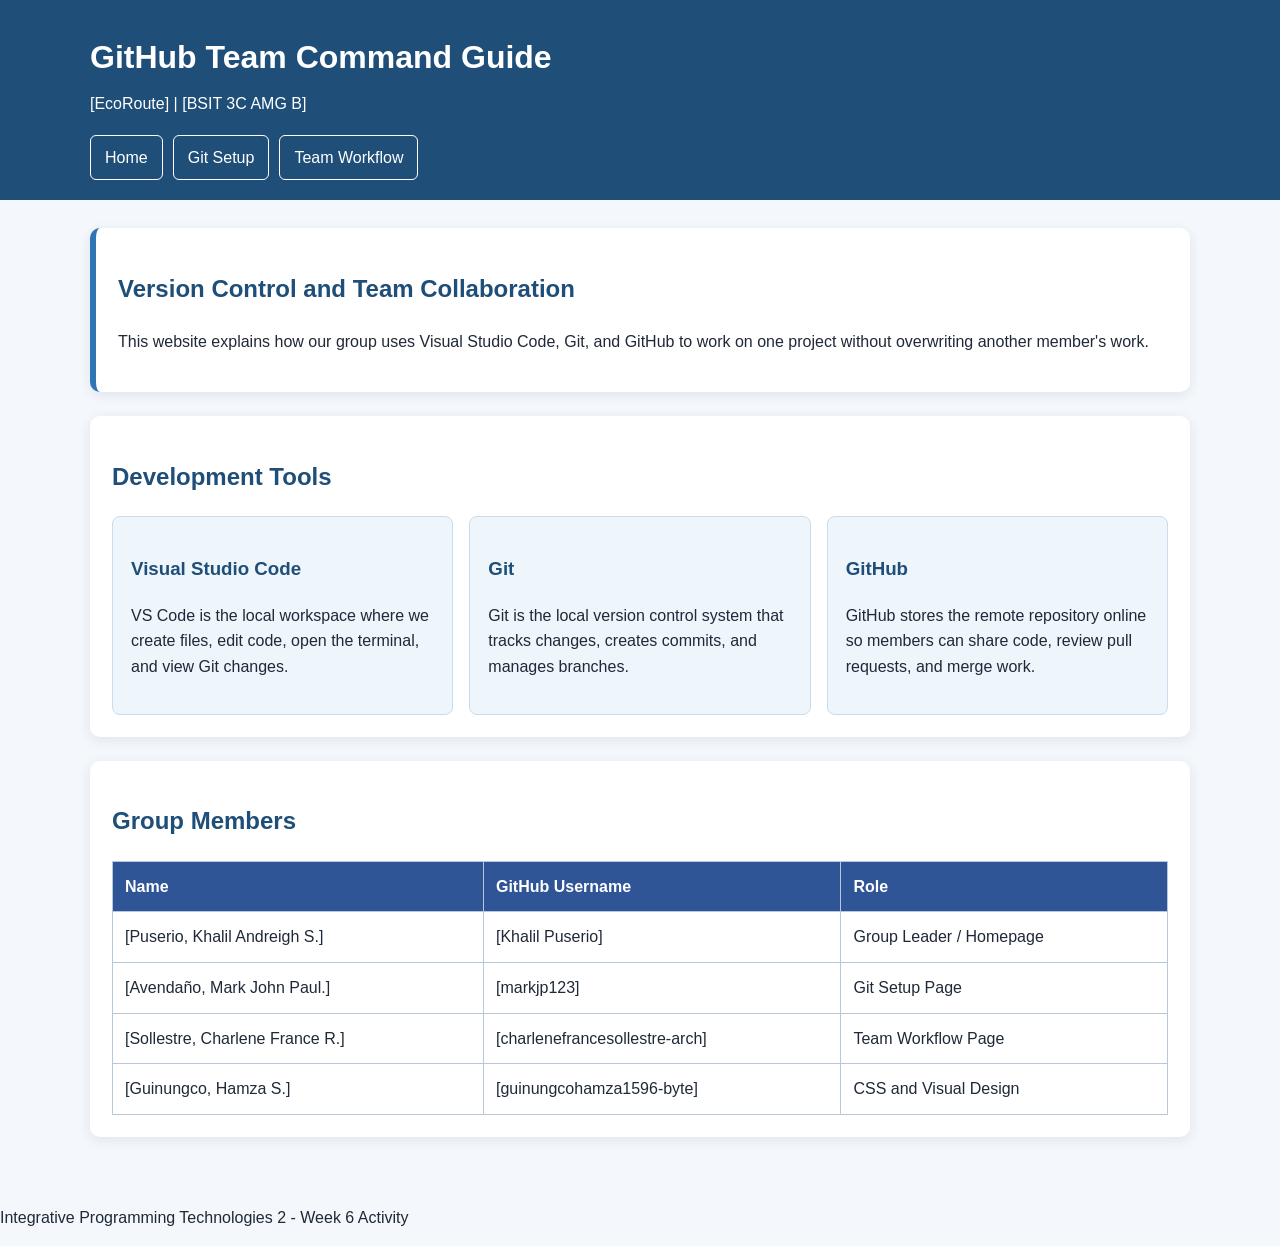
<file: index.html>
<!DOCTYPE html>
<html lang="en">
<head>
    <meta charset="UTF-8">
    <meta name="viewport" content="width=device-width, initial-scale=1.0">
    <title>GitHub Team Command Guide</title>
    <link rel="stylesheet" href="css/style.css">
</head>
<body>
    <header>
        <div class="container">
            <h1>GitHub Team Command Guide</h1>
            <p>[EcoRoute] | [BSIT 3C AMG B]</p>
            <nav>
                <a href="index.html">Home</a>
                <a href="setup.html">Git Setup</a>
                <a href="workflow.html">Team Workflow</a>
            </nav>
        </div>
    </header>
    <main class="container">
        <section class="hero">
            <h2>Version Control and Team Collaboration</h2>
            <p>This website explains how our group uses Visual Studio Code,
               Git, and GitHub to work on one project without overwriting
               another member's work.</p>
        </section>
        <section>
            <h2>Development Tools</h2>
            <div class="card-grid">
                <article class="card">
                    <h3>Visual Studio Code</h3>
                    <p>VS Code is the local workspace where we create files,
                       edit code, open the terminal, and view Git changes.</p>
                </article>
                <article class="card">
                    <h3>Git</h3>
                    <p>Git is the local version control system that tracks
                       changes, creates commits, and manages branches.</p>
                </article>
                <article class="card">
                    <h3>GitHub</h3>
                    <p>GitHub stores the remote repository online so members
                       can share code, review pull requests, and merge work.</p>
                </article>
            </div>
        </section>
        <section>
            <h2>Group Members</h2>
            <div class="table-wrap">
                <table>
                    <thead>
                        <tr><th>Name</th><th>GitHub Username</th><th>Role</th></tr>
                    </thead>
                    <tbody>
                        <tr><td>[Puserio, Khalil Andreigh S.]</td><td>[Khalil Puserio]</td><td>Group Leader / Homepage</td></tr>
                        <tr><td>[Avendaño, Mark John Paul.]</td><td>[markjp123]</td><td>Git Setup Page</td></tr>
                        <tr><td>[Sollestre, Charlene France R.]</td><td>[charlenefrancesollestre-arch]</td><td>Team Workflow Page</td></tr>
                        <tr><td>[Guinungco, Hamza S.]</td><td>[guinungcohamza1596-byte]</td><td>CSS and Visual Design</td></tr>
                    </tbody>
                </table>
            </div>
        </section>
    </main>
    <footer><p>Integrative Programming Technologies 2 - Week 6 Activity</p></footer>
</body></html>
</file>
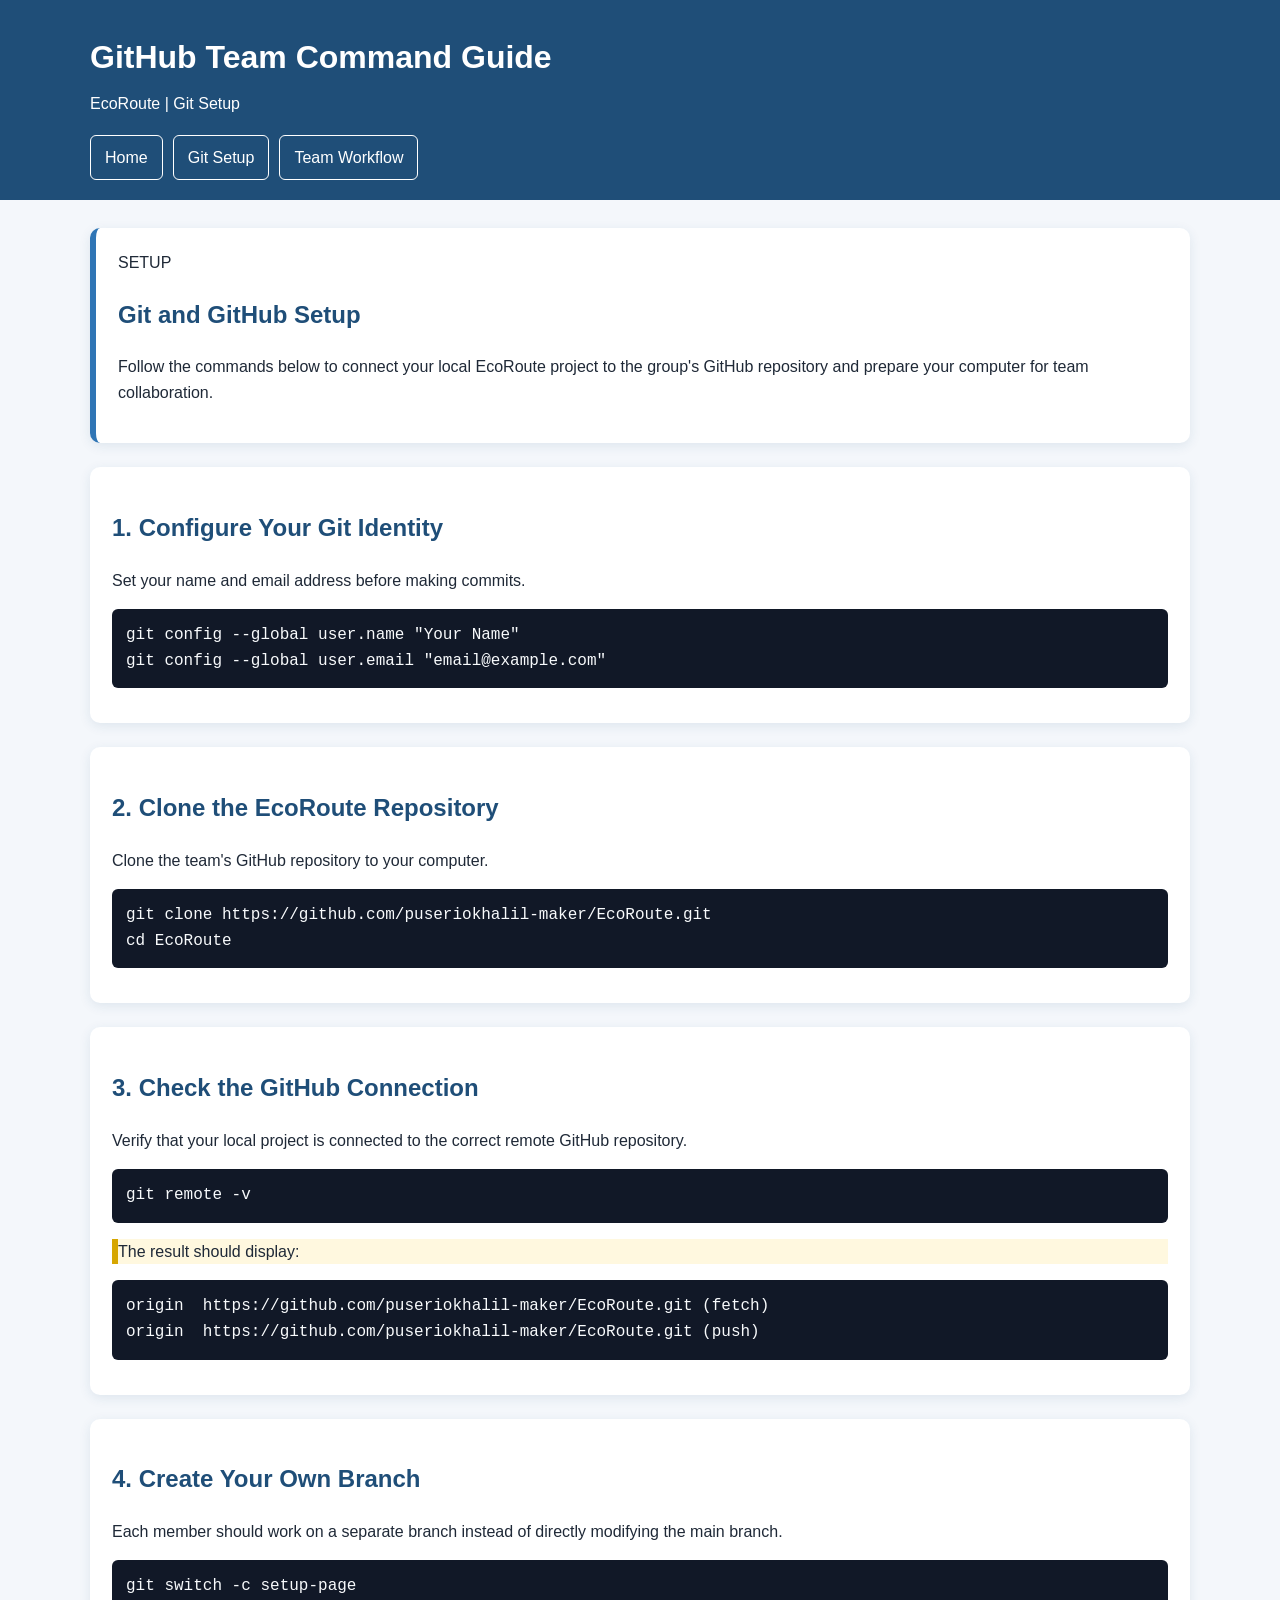
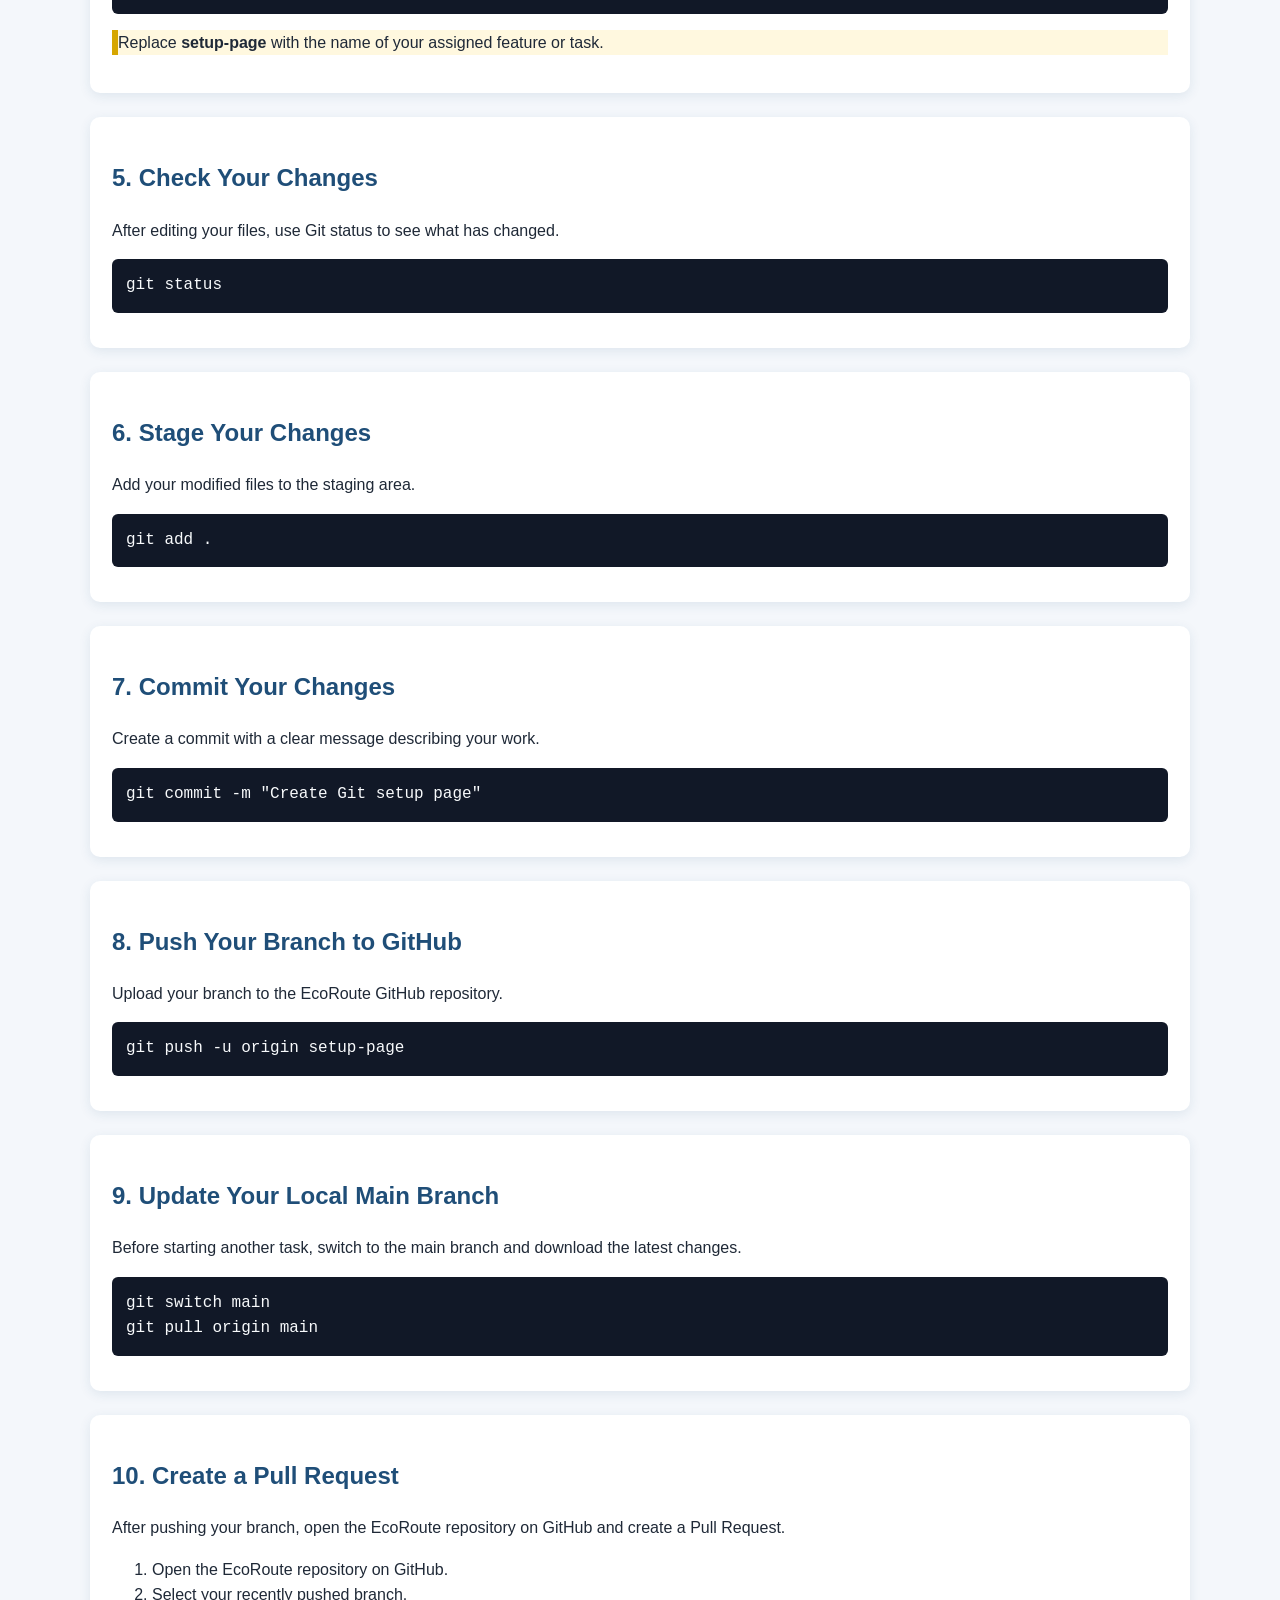
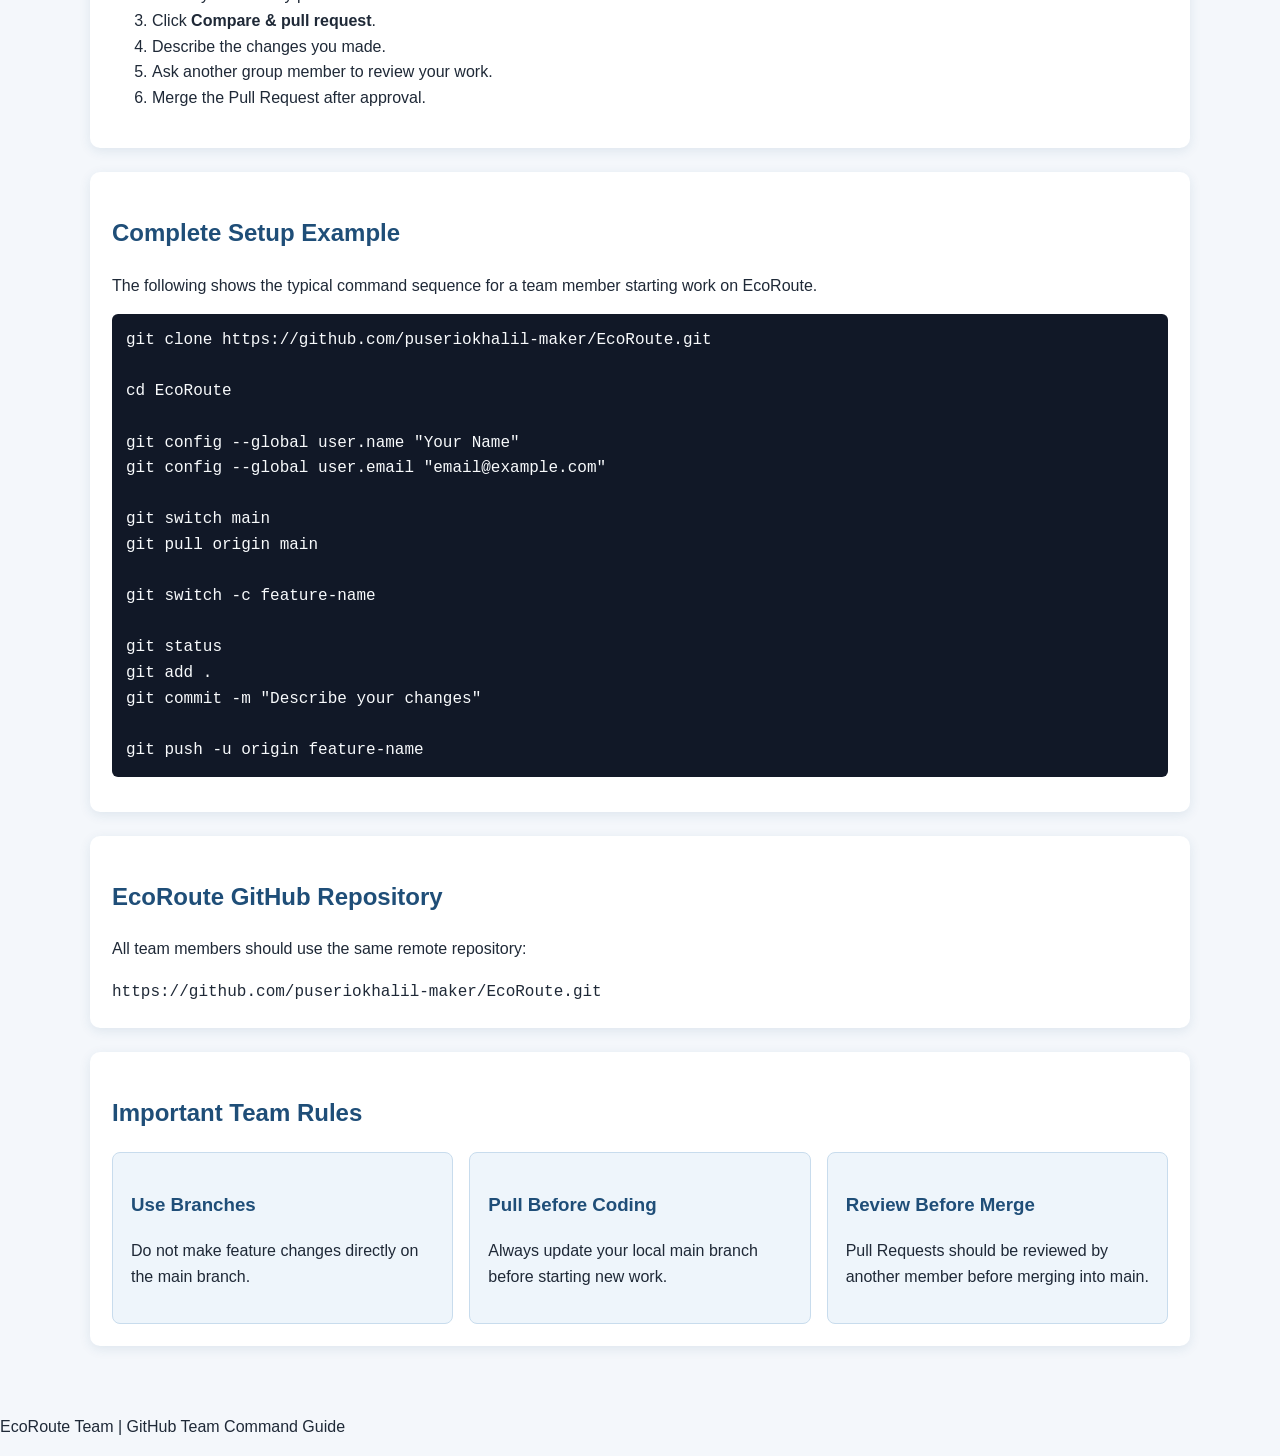
<file: setup.html>
<!DOCTYPE html>
<html lang="en">
<head>
    <meta charset="UTF-8">
    <meta name="viewport" content="width=device-width, initial-scale=1.0">
    <title>EcoRoute | Git Setup</title>

    <!-- Shared stylesheet -->
    <link rel="stylesheet" href="css/style.css">
</head>

<body>

    <!-- Header -->
    <header>
        <div class="container">
            <h1>GitHub Team Command Guide</h1>
            <p>EcoRoute | Git Setup</p>

            <!-- Navigation -->
            <nav>
                <a href="index.html">Home</a>
                <a href="setup.html" class="active">Git Setup</a>
                <a href="workflow.html">Team Workflow</a>
            </nav>
        </div>
    </header>


    <!-- Main Content -->
    <main class="container">

        <!-- Introduction -->
        <section class="hero">
            <span class="badge">SETUP</span>

            <h2>Git and GitHub Setup</h2>

            <p>
                Follow the commands below to connect your local EcoRoute
                project to the group's GitHub repository and prepare your
                computer for team collaboration.
            </p>
        </section>


        <!-- Step 1 -->
        <section class="command-section">
            <h2>1. Configure Your Git Identity</h2>

            <p>
                Set your name and email address before making commits.
            </p>

            <pre><code>git config --global user.name "Your Name"
git config --global user.email "email@example.com"</code></pre>
        </section>


        <!-- Step 2 -->
        <section class="command-section">
            <h2>2. Clone the EcoRoute Repository</h2>

            <p>
                Clone the team's GitHub repository to your computer.
            </p>

            <pre><code>git clone https://github.com/puseriokhalil-maker/EcoRoute.git
cd EcoRoute</code></pre>
        </section>


        <!-- Step 3 -->
        <section class="command-section">
            <h2>3. Check the GitHub Connection</h2>

            <p>
                Verify that your local project is connected to the correct
                remote GitHub repository.
            </p>

            <pre><code>git remote -v</code></pre>

            <p class="note">
                The result should display:
            </p>

            <pre><code>origin  https://github.com/puseriokhalil-maker/EcoRoute.git (fetch)
origin  https://github.com/puseriokhalil-maker/EcoRoute.git (push)</code></pre>
        </section>


        <!-- Step 4 -->
        <section class="command-section">
            <h2>4. Create Your Own Branch</h2>

            <p>
                Each member should work on a separate branch instead of
                directly modifying the main branch.
            </p>

            <pre><code>git switch -c setup-page</code></pre>

            <p class="note">
                Replace <strong>setup-page</strong> with the name of your
                assigned feature or task.
            </p>
        </section>


        <!-- Step 5 -->
        <section class="command-section">
            <h2>5. Check Your Changes</h2>

            <p>
                After editing your files, use Git status to see what has
                changed.
            </p>

            <pre><code>git status</code></pre>
        </section>


        <!-- Step 6 -->
        <section class="command-section">
            <h2>6. Stage Your Changes</h2>

            <p>
                Add your modified files to the staging area.
            </p>

            <pre><code>git add .</code></pre>
        </section>


        <!-- Step 7 -->
        <section class="command-section">
            <h2>7. Commit Your Changes</h2>

            <p>
                Create a commit with a clear message describing your work.
            </p>

            <pre><code>git commit -m "Create Git setup page"</code></pre>
        </section>


        <!-- Step 8 -->
        <section class="command-section">
            <h2>8. Push Your Branch to GitHub</h2>

            <p>
                Upload your branch to the EcoRoute GitHub repository.
            </p>

            <pre><code>git push -u origin setup-page</code></pre>
        </section>


        <!-- Step 9 -->
        <section class="command-section">
            <h2>9. Update Your Local Main Branch</h2>

            <p>
                Before starting another task, switch to the main branch
                and download the latest changes.
            </p>

            <pre><code>git switch main
git pull origin main</code></pre>
        </section>


        <!-- Pull Request -->
        <section>
            <h2>10. Create a Pull Request</h2>

            <p>
                After pushing your branch, open the EcoRoute repository
                on GitHub and create a Pull Request.
            </p>

            <ol class="steps">
                <li>Open the EcoRoute repository on GitHub.</li>
                <li>Select your recently pushed branch.</li>
                <li>Click <strong>Compare & pull request</strong>.</li>
                <li>Describe the changes you made.</li>
                <li>Ask another group member to review your work.</li>
                <li>Merge the Pull Request after approval.</li>
            </ol>
        </section>


        <!-- Complete Commands -->
        <section class="command-section">
            <h2>Complete Setup Example</h2>

            <p>
                The following shows the typical command sequence for a
                team member starting work on EcoRoute.
            </p>

            <pre><code>git clone https://github.com/puseriokhalil-maker/EcoRoute.git

cd EcoRoute

git config --global user.name "Your Name"
git config --global user.email "email@example.com"

git switch main
git pull origin main

git switch -c feature-name

git status
git add .
git commit -m "Describe your changes"

git push -u origin feature-name</code></pre>
        </section>


        <!-- Repository Information -->
        <section class="repo-box">
            <h2>EcoRoute GitHub Repository</h2>

            <p>
                All team members should use the same remote repository:
            </p>

            <code>
                https://github.com/puseriokhalil-maker/EcoRoute.git
            </code>
        </section>


        <!-- Important Notes -->
        <section>
            <h2>Important Team Rules</h2>

            <div class="card-grid">

                <article class="card">
                    <h3>Use Branches</h3>
                    <p>
                        Do not make feature changes directly on the main
                        branch.
                    </p>
                </article>

                <article class="card">
                    <h3>Pull Before Coding</h3>
                    <p>
                        Always update your local main branch before starting
                        new work.
                    </p>
                </article>

                <article class="card">
                    <h3>Review Before Merge</h3>
                    <p>
                        Pull Requests should be reviewed by another member
                        before merging into main.
                    </p>
                </article>

            </div>
        </section>

    </main>


    <!-- Footer -->
    <footer>
        <p>
            EcoRoute Team | GitHub Team Command Guide
        </p>
    </footer>

</body>
</html>
</file>
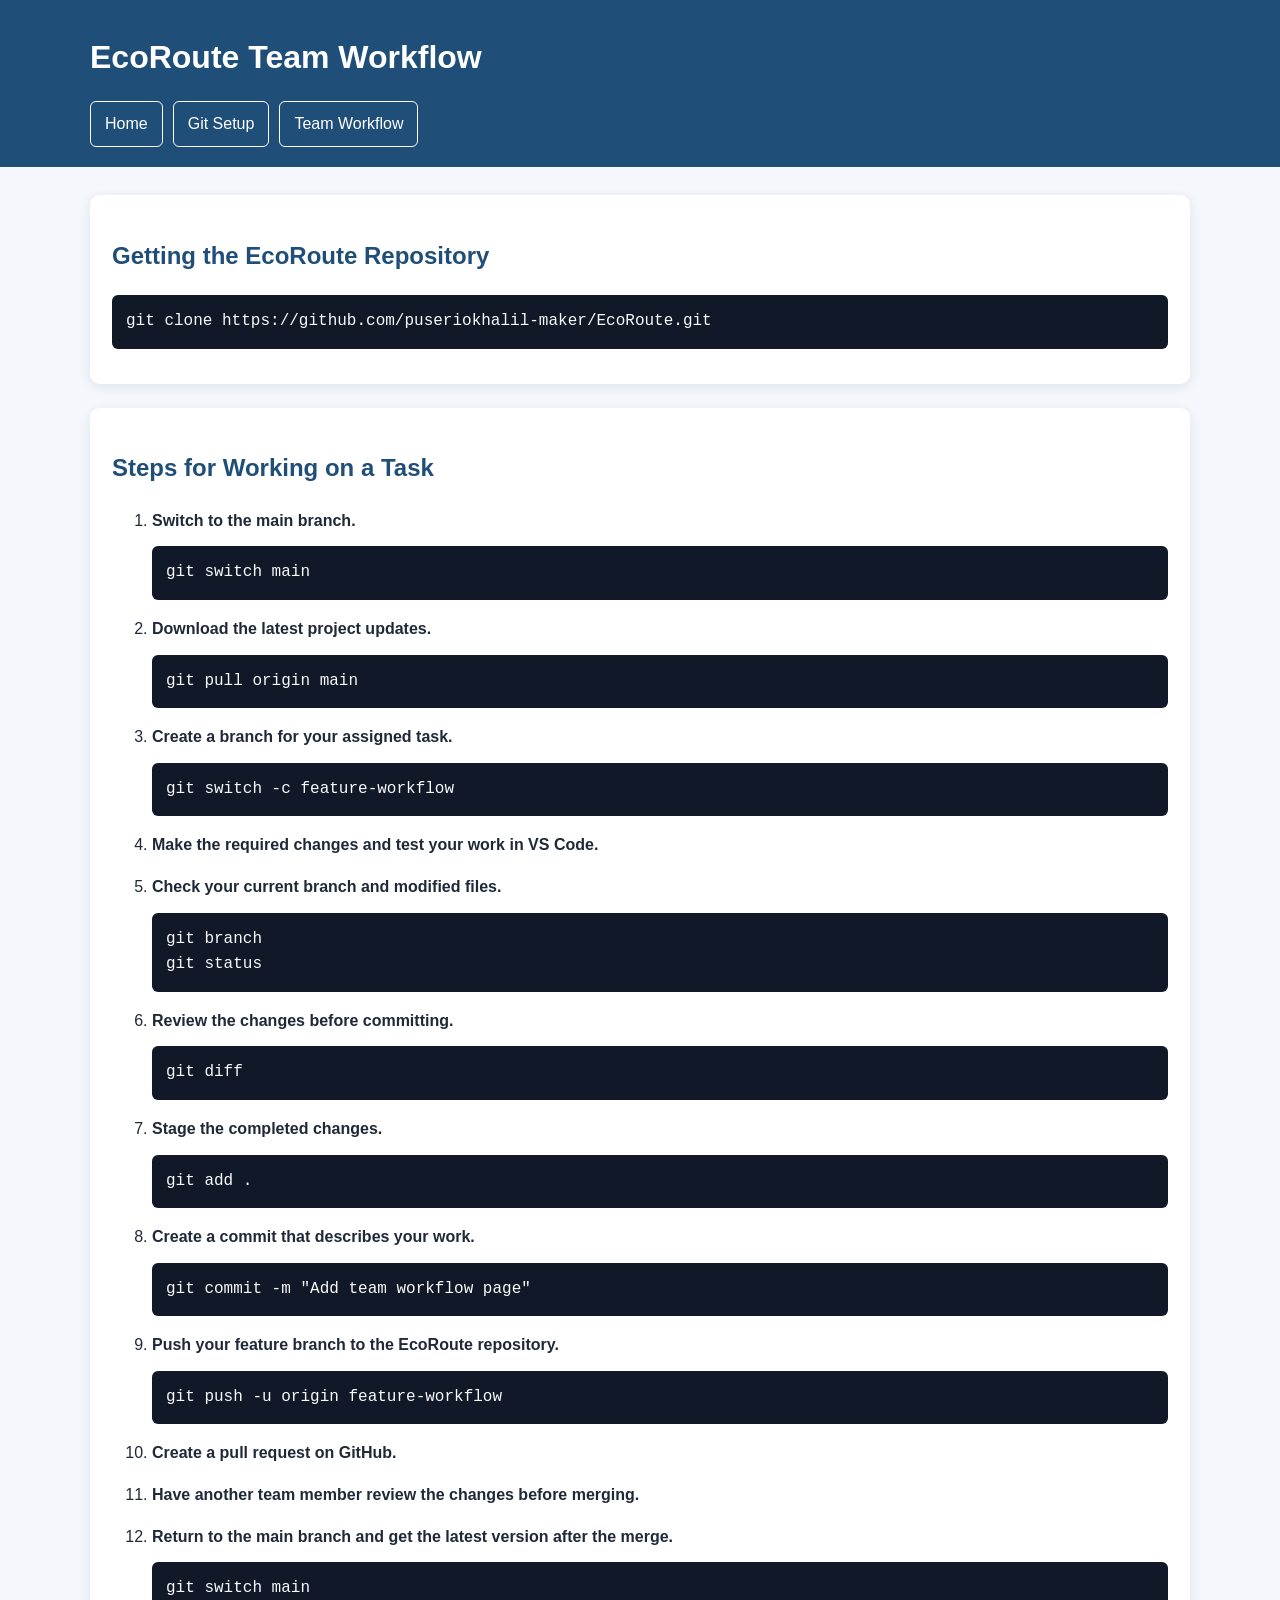
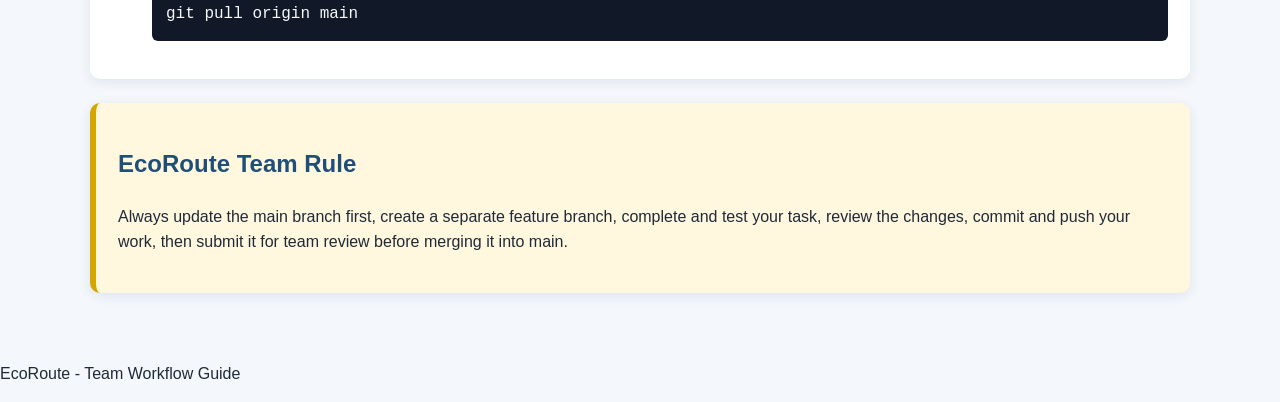
<file: workflow.html>
<!DOCTYPE html>
<html lang="en">
<head>
    <meta charset="UTF-8">
    <meta name="viewport" content="width=device-width, initial-scale=1.0">
    <title>Team Workflow | EcoRoute</title>
    <link rel="stylesheet" href="css/style.css">
</head>

<body>
    <header>
        <div class="container">
            <h1>EcoRoute Team Workflow</h1>
            <nav>
                <a href="index.html">Home</a>
                <a href="setup.html">Git Setup</a>
                <a href="workflow.html">Team Workflow</a>
            </nav>
        </div>
    </header>

    <main class="container">

        <section>
            <h2>Getting the EcoRoute Repository</h2>
            <pre><code>git clone https://github.com/puseriokhalil-maker/EcoRoute.git</code></pre>
        </section>

        <section>
            <h2>Steps for Working on a Task</h2>

            <ol class="workflow-steps">

                <li>
                    <strong>Switch to the main branch.</strong>
                    <pre><code>git switch main</code></pre>
                </li>

                <li>
                    <strong>Download the latest project updates.</strong>
                    <pre><code>git pull origin main</code></pre>
                </li>

                <li>
                    <strong>Create a branch for your assigned task.</strong>
                    <pre><code>git switch -c feature-workflow</code></pre>
                </li>

                <li>
                    <strong>Make the required changes and test your work in VS Code.</strong>
                </li>

                <li>
                    <strong>Check your current branch and modified files.</strong>
                    <pre><code>git branch
git status</code></pre>
                </li>

                <li>
                    <strong>Review the changes before committing.</strong>
                    <pre><code>git diff</code></pre>
                </li>

                <li>
                    <strong>Stage the completed changes.</strong>
                    <pre><code>git add .</code></pre>
                </li>

                <li>
                    <strong>Create a commit that describes your work.</strong>
                    <pre><code>git commit -m "Add team workflow page"</code></pre>
                </li>

                <li>
                    <strong>Push your feature branch to the EcoRoute repository.</strong>
                    <pre><code>git push -u origin feature-workflow</code></pre>
                </li>

                <li>
                    <strong>Create a pull request on GitHub.</strong>
                </li>

                <li>
                    <strong>Have another team member review the changes before merging.</strong>
                </li>

                <li>
                    <strong>Return to the main branch and get the latest version after the merge.</strong>
                    <pre><code>git switch main
git pull origin main</code></pre>
                </li>

            </ol>
        </section>

        <section class="note">
            <h2>EcoRoute Team Rule</h2>
            <p>
                Always update the main branch first, create a separate feature branch,
                complete and test your task, review the changes, commit and push your work,
                then submit it for team review before merging it into main.
            </p>
        </section>

    </main>

    <footer>
        <p>EcoRoute - Team Workflow Guide</p>
    </footer>
</body>
</html>
</file>
<file: css/style.css>
* {
box-sizing: border-box;
}
body {
margin: 0;
font-family: Arial, Helvetica, sans-serif;
line-height: 1.6;
color: #1f2937;
background: #f4f7fb;
}
.container {
width: min(1100px, 92%);
margin: 0 auto;
}
header {
padding: 32px 0 20px;
color: #ffffff;
background: #1f4e78;
}
header h1,
header p {
margin: 0 0 8px;
}
nav {
display: flex;
flex-wrap: wrap;
gap: 10px;
margin-top: 18px;
}
nav a {
padding: 9px 14px;
color: #ffffff;
text-decoration: none;
border: 1px solid #ffffff;
border-radius: 6px;
}
nav a:hover {
color: #1f4e78;
background: #ffffff;
}
main {
padding: 28px 0;
}
section {
margin-bottom: 24px;
padding: 22px;
background: #ffffff;
border-radius: 10px;
box-shadow: 0 3px 12px rgba(31, 78, 120, 0.10);
}
h2,
h3 {
color: #1f4e78;
}
.hero {
border-left: 6px solid #2f75b5;
}
.card-grid {
display: grid;
grid-template-columns: repeat(3, 1fr);
gap: 16px;
}
.card {
padding: 18px;
background: #eef5fb;
border: 1px solid #c8dced;
border-radius: 8px;
}
.table-wrap {
overflow-x: auto;
}
table {
width: 100%;
border-collapse: collapse;
}
th,
td {
padding: 12px;
text-align: left;
border: 1px solid #b8c7d9;
}
th {
color: #ffffff;
background: #2f5597;
}
pre {
padding: 14px;
overflow-x: auto;
color: #f8fafc;
background: #111827;
border-radius: 6px;
}
code {
font-family: Consolas,Courier New, monospace;
}
.workflow-steps li {
margin-bottom: 16px;
}
.note {
background: #fff8df;
border-left: 6px solid #d6a600;
}
</file>
